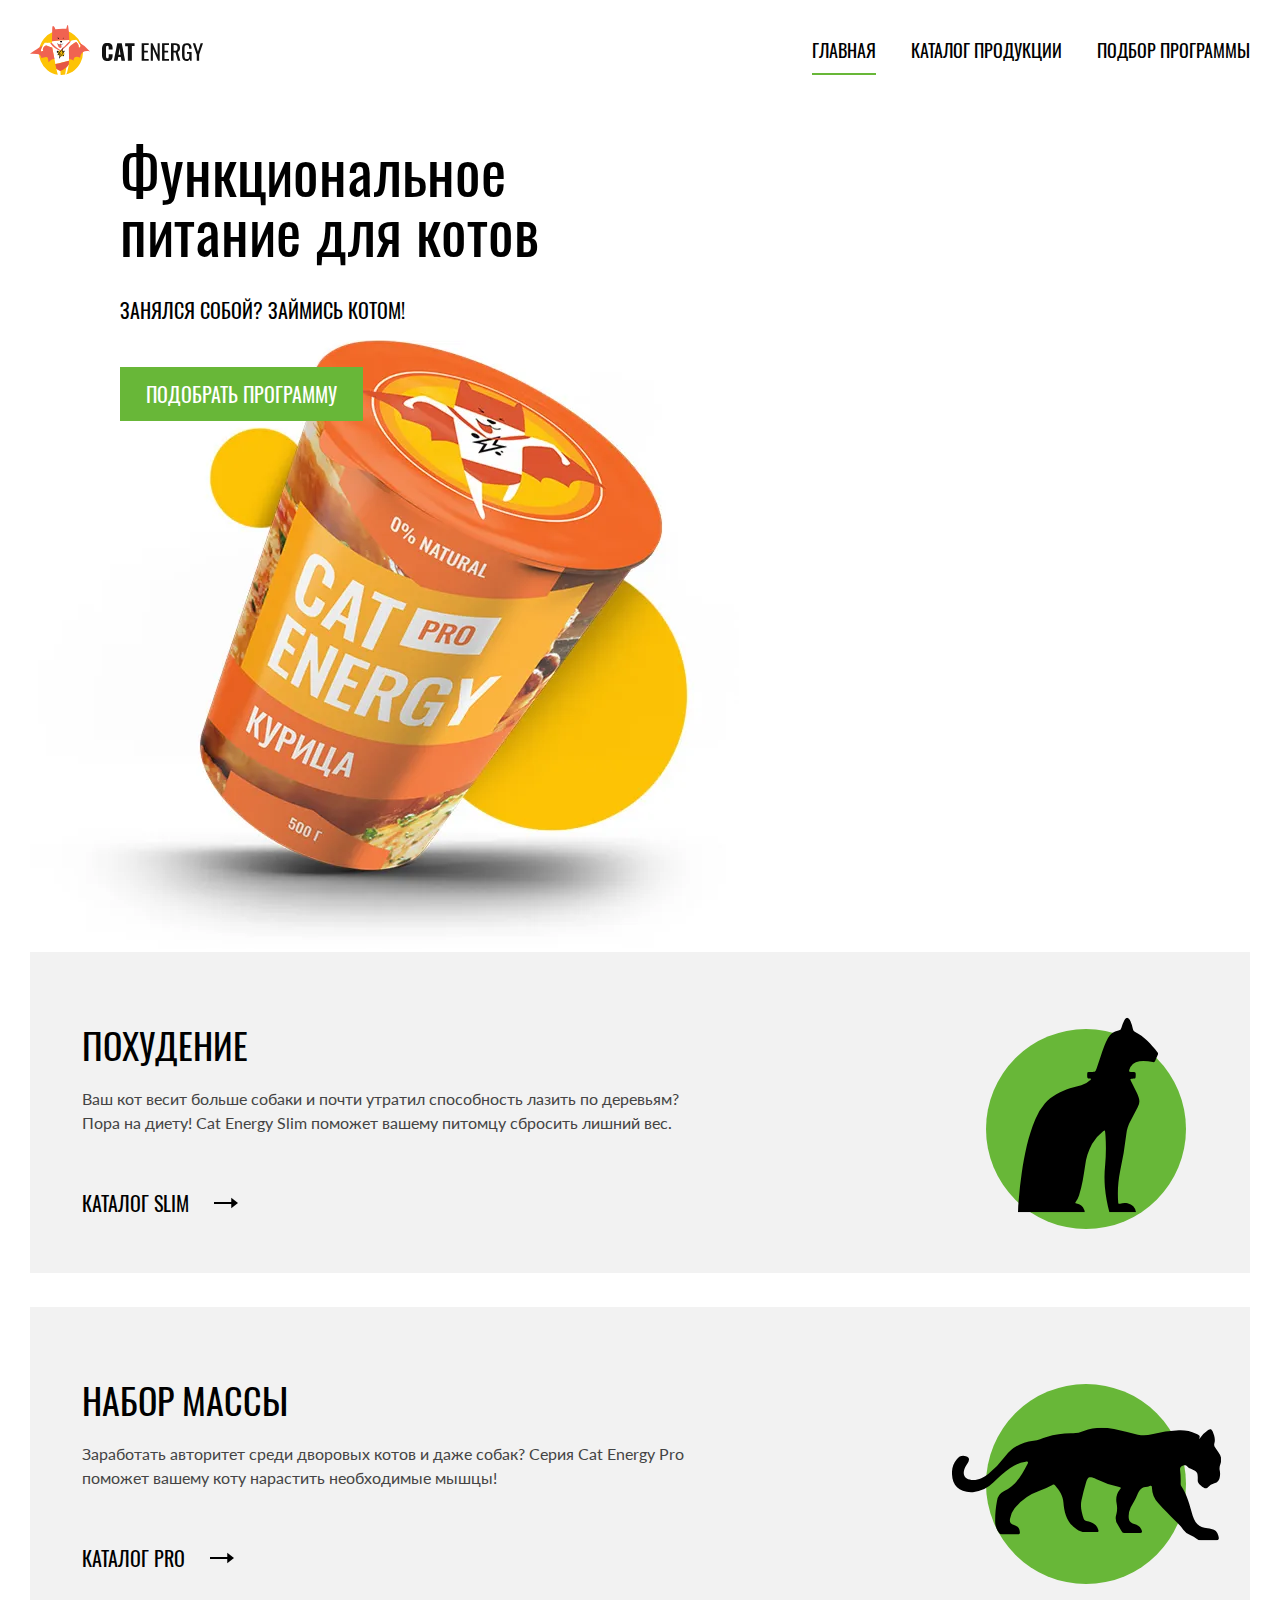
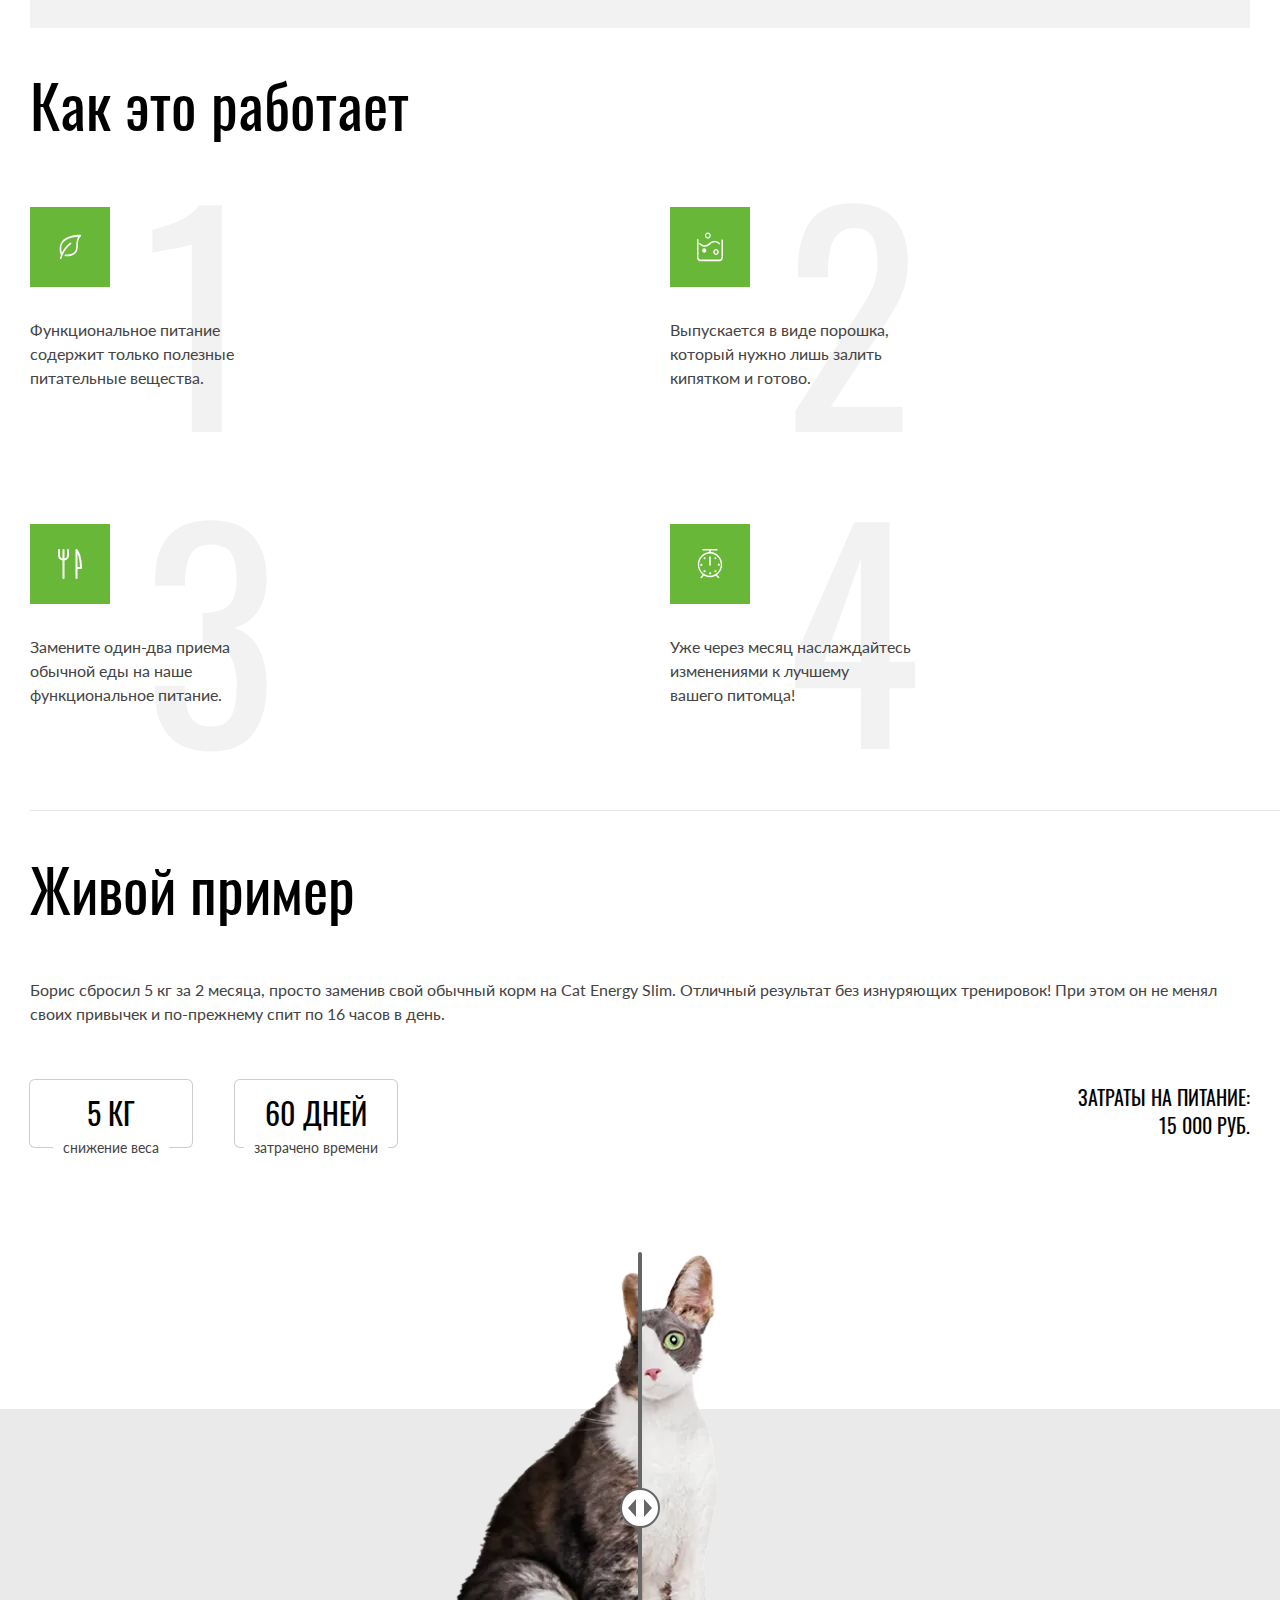
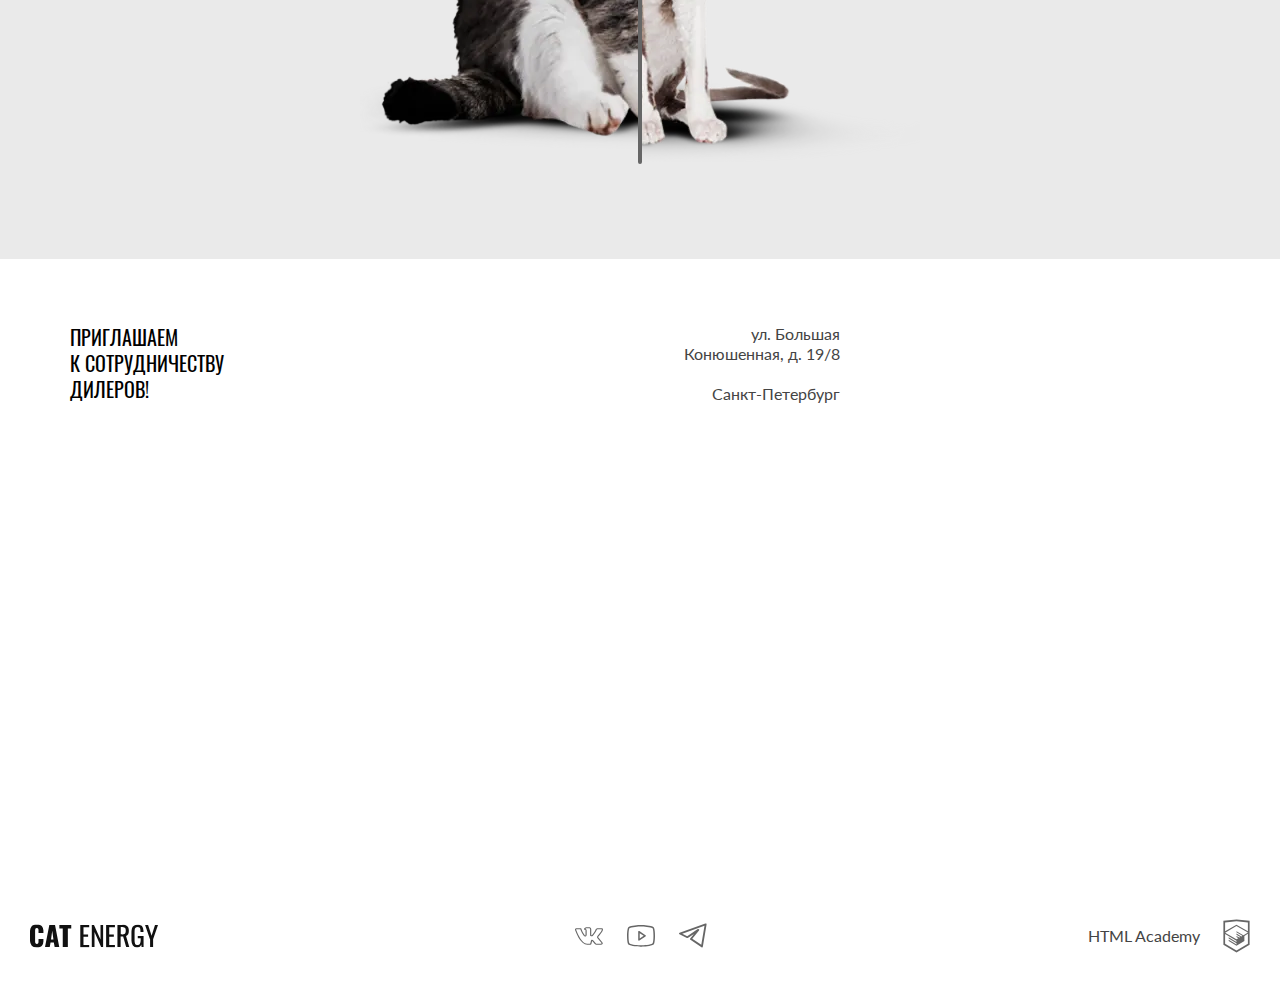
<file: index.html>
<!DOCTYPE html><html class="page" lang="ru"><head><meta charset="UTF-8"><title>Cat Energy</title><meta name="viewport" content="width=device-width,initial-scale=1"><link rel="stylesheet" href="styles/styles.css"><link rel="icon" href="favicon.ico"><link rel="icon" href="favicons/icon.svg" type="image/svg+xml"><link rel="apple-touch-icon" href="favicons/apple.png"><link rel="manifest" href="manifest.webmanifest"><link rel="preload" href="./fonts/lato/Lato-Regular.woff2" as="font" type="font/woff2" crossorigin="anonymous"><link rel="preload" href="./fonts/oswald/oswaldregular.woff2" as="font" type="font/woff2" crossorigin="anonymous"><link rel="preload" as="script" href="scripts/index.js" media="(max-width: 767px)" type="text/javascript"></head><body class="page__body"><!-- Шапка сайта --><header class="main-header" data-test="header"><div class="main-header__wrapper wrapper"><a class="main-header__logo logo-energy" href="index.html" aria-current="page"><picture><source width="70" height="59" type="image/svg+xml" media="(min-width: 1440px)" srcset="images/logo/logo-desk.svg"><source width="60" height="50" type="image/svg+xml" media="(min-width: 768px)" srcset="images/logo/logo-tablet.svg"><img class="main-header__logo-image" src="images/logo/logo-mobile.svg" width="33" height="38" alt="Логотип Cat Energy"></picture><img class="main-header__logo-title" src="images/logo/logo-text.svg" width="101" height="18" alt="Название Cat Energy"></a><nav class="main-header__nav navigation navigation-nojs"><button class="navigation__toggle navigation__toggle--bg" type="button"><span class="visually-hidden">Навигация по сайту</span></button><ul class="navigation__list navigation-nojs-list"><li class="navigation__item navigation__item--current navigation__item--current-catalog"><a href="index.html" aria-current="page">Главная</a></li><li class="navigation__item"><a href="catalog.html">Каталог продукции</a></li><li class="navigation__item"><a href="#">Подбор программы</a></li></ul></nav></div><div class="main-header__hero hero" data-test="hero"><div class="wrapper"><h1 class="hero__title">Функциональное питание для котов</h1><p class="hero__subtitle">Занялся собой? Займись котом!</p><picture><source width="552" height="499" type="image/webp" media="(min-width: 1440px)" srcset="images/nutrition-desktop@1x.webp, images/nutrition-desktop@2x.webp 2x"><source width="709" height="609" type="image/webp" media="(min-width: 768px)" srcset="images/nutrition-tablet@1x.webp, images/nutrition-tablet@2x.webp 2x"><source type="image/webp" srcset="images/nutrition-mobile@1x.webp, images/nutrition-mobile@2x.webp 2x"><source width="552" height="499" type="image/png" media="(min-width: 1440px)" srcset="images/nutrition-desktop@1x.png, images/nutrition-desktop@2x.png 2x"><source width="709" height="609" type="image/png" media="(min-width: 768px)" srcset="images/nutrition-tablet@1x.png, images/nutrition-tablet@2x.png 2x"><img class="hero__image" src="images/nutrition-mobile@1x.png" srcset="images/nutrition-mobile@2x.png 2x" width="280" height="270" alt="Баночка с правильным питанием для котов и кошек."></picture><a class="hero__link button" href="#">Подобрать&nbsp;программу</a></div></div></header><main class="main-container"><!-- Причины --><section class="build wrapper" data-test="programs"><h2 class="visually-hidden">Причины посадить кота на правильное питание</h2><div class="build__program build__program--slim"><h3 class="build__title">Похудение</h3><p class="build__description">Ваш кот весит больше собаки и почти утратил способность лазить по деревьям? Пора на диету! Cat Energy Slim поможет вашему питомцу сбросить лишний вес.</p><a class="build__link" href="#">Каталог Slim</a></div><div class="build__program build__program--pro"><h3 class="build__title">Набор&nbsp;массы</h3><p class="build__description">Заработать авторитет среди дворовых котов и даже собак? Серия Cat Energy Pro поможет вашему коту нарастить необходимые мышцы!</p><a class="build__link" href="#">Каталог Pro</a></div></section><!-- Эффекты --><section class="effect wrapper" data-test="features"><h2 class="effect__title block-title block-title--table">Как это работает</h2><ul class="effect__list"><li class="effect__item effect__item--health"><p class="effect__description">Функциональное питание содержит только полезные питательные вещества.</p></li><li class="effect__item effect__item--water"><p class="effect__description">Выпускается в виде порошка, который нужно лишь залить кипятком и готово.</p></li><li class="effect__item effect__item--food"><p class="effect__description">Замените один-два приема обычной еды на наше функциональное питание.</p></li><li class="effect__item effect__item--time"><p class="effect__description">Уже через месяц наслаждайтесь изменениями к лучшему вашего&nbsp;питомца!</p></li></ul></section><!-- Результаты --><section class="results" data-test="proof"><div class="results__wrapper wrapper"><h2 class="results__title block-title block-title--table">Живой пример</h2><div class="results__info"><p class="results__description">Борис сбросил 5 кг за 2 месяца, просто заменив свой обычный корм на Cat Energy Slim. Отличный результат без изнуряющих тренировок! При этом он не менял своих привычек и по-прежнему спит по 16 часов в день.</p><dl class="results__list results-list"><div class="results-list__item"><dt class="results-list__number">5&nbsp;кг</dt><dd class="results-list__description">снижение веса</dd></div><div class="results-list__item"><dt class="results-list__number">60&nbsp;дней</dt><dd class="results-list__description">затрачено времени</dd></div></dl><div class="results__cost"><span>Затраты на питание:</span> <span>15 000 руб.</span></div></div><div class="results__slider"><picture><source width="560" height="512" type="image/webp" media="(min-width: 768px)" srcset="images/fatty-tablet@1x.webp, images/fatty-tablet@2x.webp 2x"><source type="image/webp" srcset="images/fatty-mobile@1x.webp, images/fatty-mobile@2x.webp 2x"><source width="560" height="512" type="image/png" media="(min-width: 768px)" srcset="images/fatty-tablet@1x.png, images/fatty-tablet@2x.png 2x"><img class="results__slider-image results__slider-image--fat" src="images/fatty-mobile@1x.png" srcset="images/fatty-mobile@2x.png 2x" width="280" height="256" alt="Жирный кот."></picture><div class="results__curtain"><button class="results__curtain-thumb" type="button"><span class="visually-hidden">Ползунок</span></button></div><picture><source width="560" height="512" type="image/webp" media="(min-width: 768px)" srcset="images/slim-tablet@1x.webp, images/slim-tablet@2x.webp 2x"><source type="image/webp" srcset="images/slim-mobile@1x.webp, images/slim-mobile@2x.webp 2x"><source width="560" height="512" type="image/png" media="(min-width: 768px)" srcset="images/slim-tablet@1x.png, images/slim-tablet@2x.png 2x"><img class="results__slider-image results__slider-image--slim" src="images/slim-mobile@1x.png" srcset="images/slim-mobile@2x.png 2x" width="280" height="256" alt="Кот, который питается правильно."></picture></div></div></section><!-- Контакты --><section class="contacts" data-test="contacts"><h2 class="visually-hidden">Наше местоположение</h2><div class="contacts__wrapper wrapper"><div class="contacts__address"><p class="contacts__promo">Приглашаем<br>к сотрудничеству дилеров!</p><div class="contacts__text"><p>ул. Большая<br>Конюшенная, д. 19/8</p><p>Санкт-Петербург</p></div></div></div><div class="contacts__map map"><iframe class="map__iframe" src="https://yandex.ru/map-widget/v1/?um=constructor%3Afae3adf1f07cb8c70770107714b2216535f58e1cba3ab67204f3b5f1541e9e71&amp;source=constructor" width="320" height="362" allowfullscreen loading="lazy" title="Карта с нашим адресом: ул. Большая Конюшенная, д. 19/8"></iframe><div class="map__back"><picture><source width="1440" height="400" type="image/webp" media="(min-width: 1440px)" srcset="images/location-desktop@1x.webp, images/location-desktop@2x.webp 2x"><source width="768" height="400" type="image/webp" media="(min-width: 768px)" srcset="images/location-tablet@1x.webp, images/location-tablet@2x.webp 2x"><source type="image/webp" srcset="images/location@1x.webp, images/location@2x.webp 2x"><source width="1440" height="400" type="image/png" media="(min-width: 1440px)" srcset="images/location-desktop@1x.png, images/location-desktop@2x.png 2x"><source width="768" height="400" type="image/png" media="(min-width: 768px)" srcset="images/location-tablet@1x.png, images/location-tablet@2x.png 2x"><img class="map__image" src="images/location@1x.png" srcset="images/location@2x.png" width="320" height="362" alt="Карта с нашим адресом: ул. Большая Конюшенная, д. 19/8" loading="lazy"></picture></div></div></section></main><!-- Подвал --><footer class="main-footer wrapper" data-test="footer"><a class="main-footer__logo logo-energy" href="index.html" aria-current="page"><img class="main-footer__logo-image" src="images/logo/logo-text.svg" width="128" height="24" alt="Cat Energy."></a><ul class="social"><li class="social__item"><a class="social__link social__link--vk" href="https://vk.com/htmlacademy"><span class="visually-hidden">Перейти на нашу страницу в вконтакте.</span></a></li><li class="social__item"><a class="social__link social__link--youtube" href="https://www.youtube.com/user/htmlacademyru"><span class="visually-hidden">Перейти на нашу страницу в ютубе.</span></a></li><li class="social__item"><a class="social__link social__link--tg" href="https://t.me/htmlacadem"><span class="visually-hidden">Перейти на нашу страницу в Телеграме.</span></a></li></ul><a class="main-footer__html html-logo" href="https://htmlacademy.ru/intensive/adaptive"><span class="html-logo__title">НTML Academy</span><p class="html-logo__image"><span class="visually-hidden">Логотип HTML Academy</span></p></a></footer><script src="scripts/index.js" defer="defer"></script></body></html>
</file>
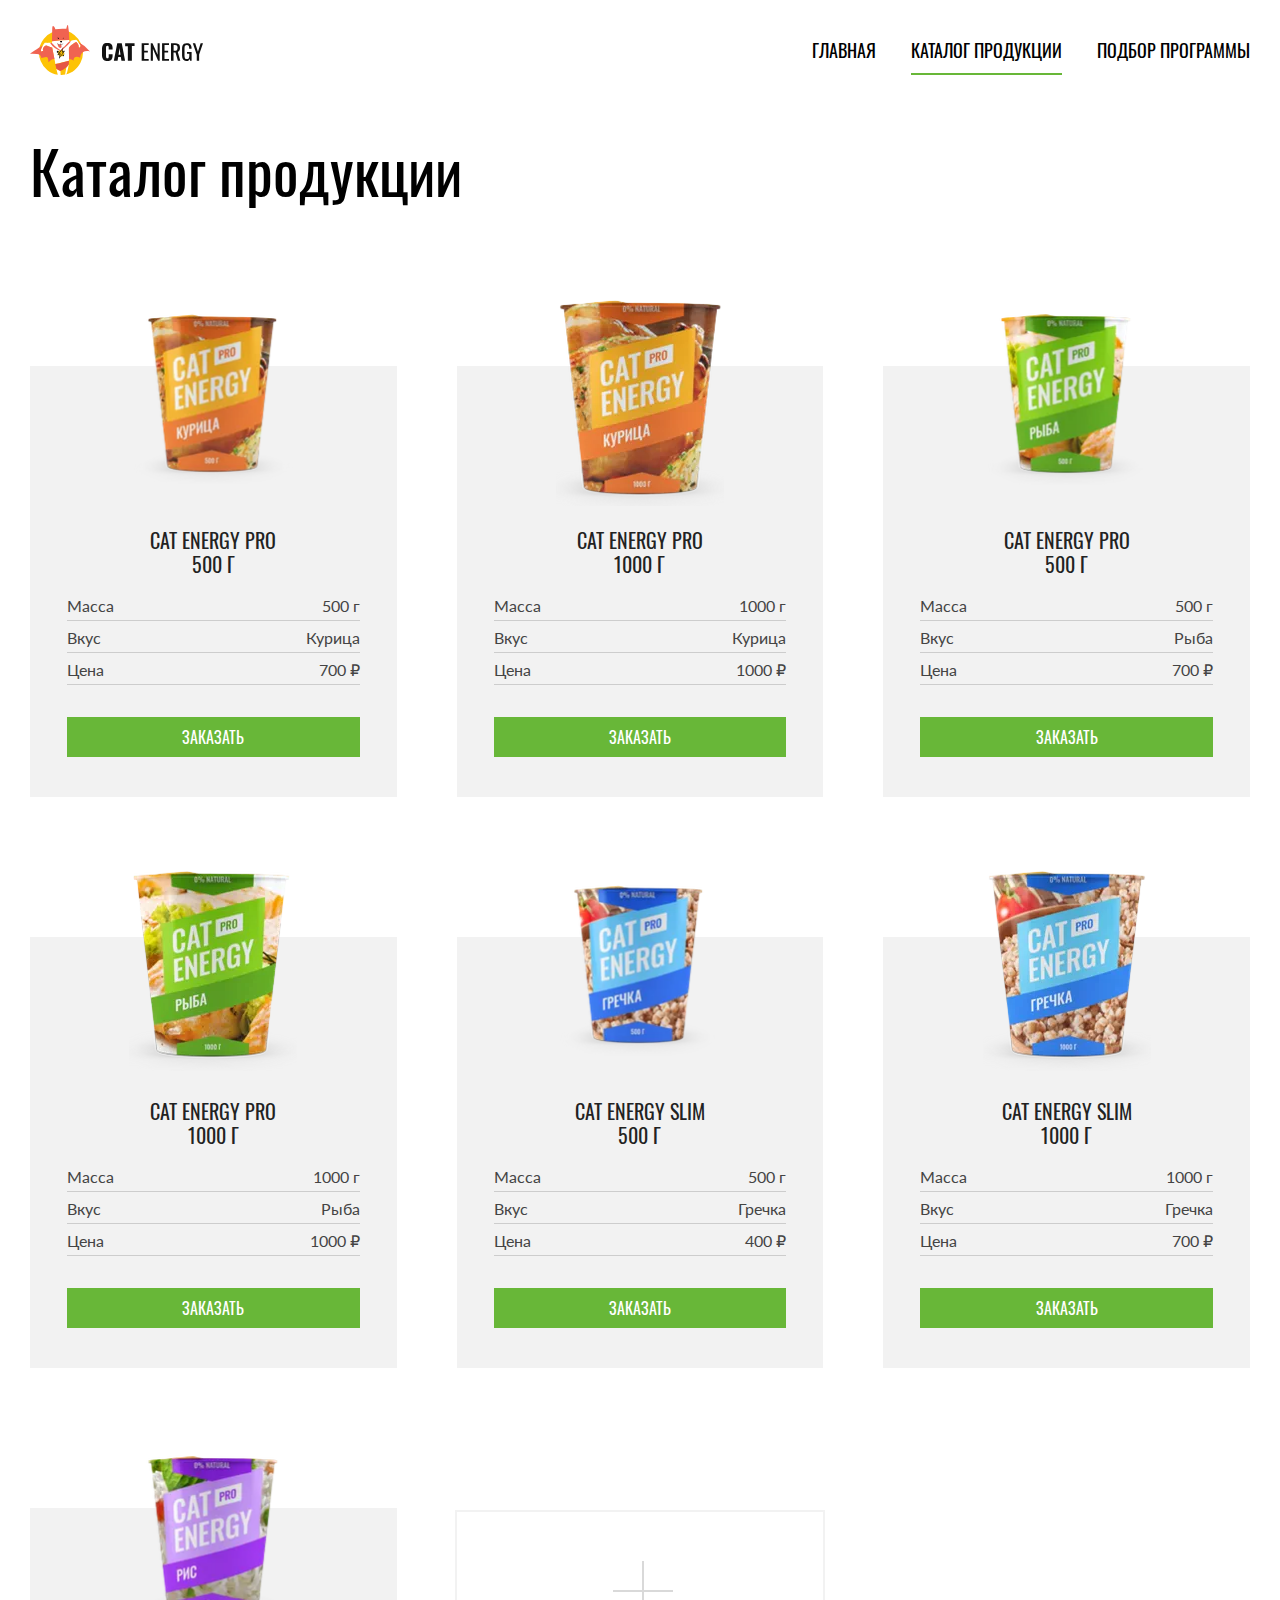
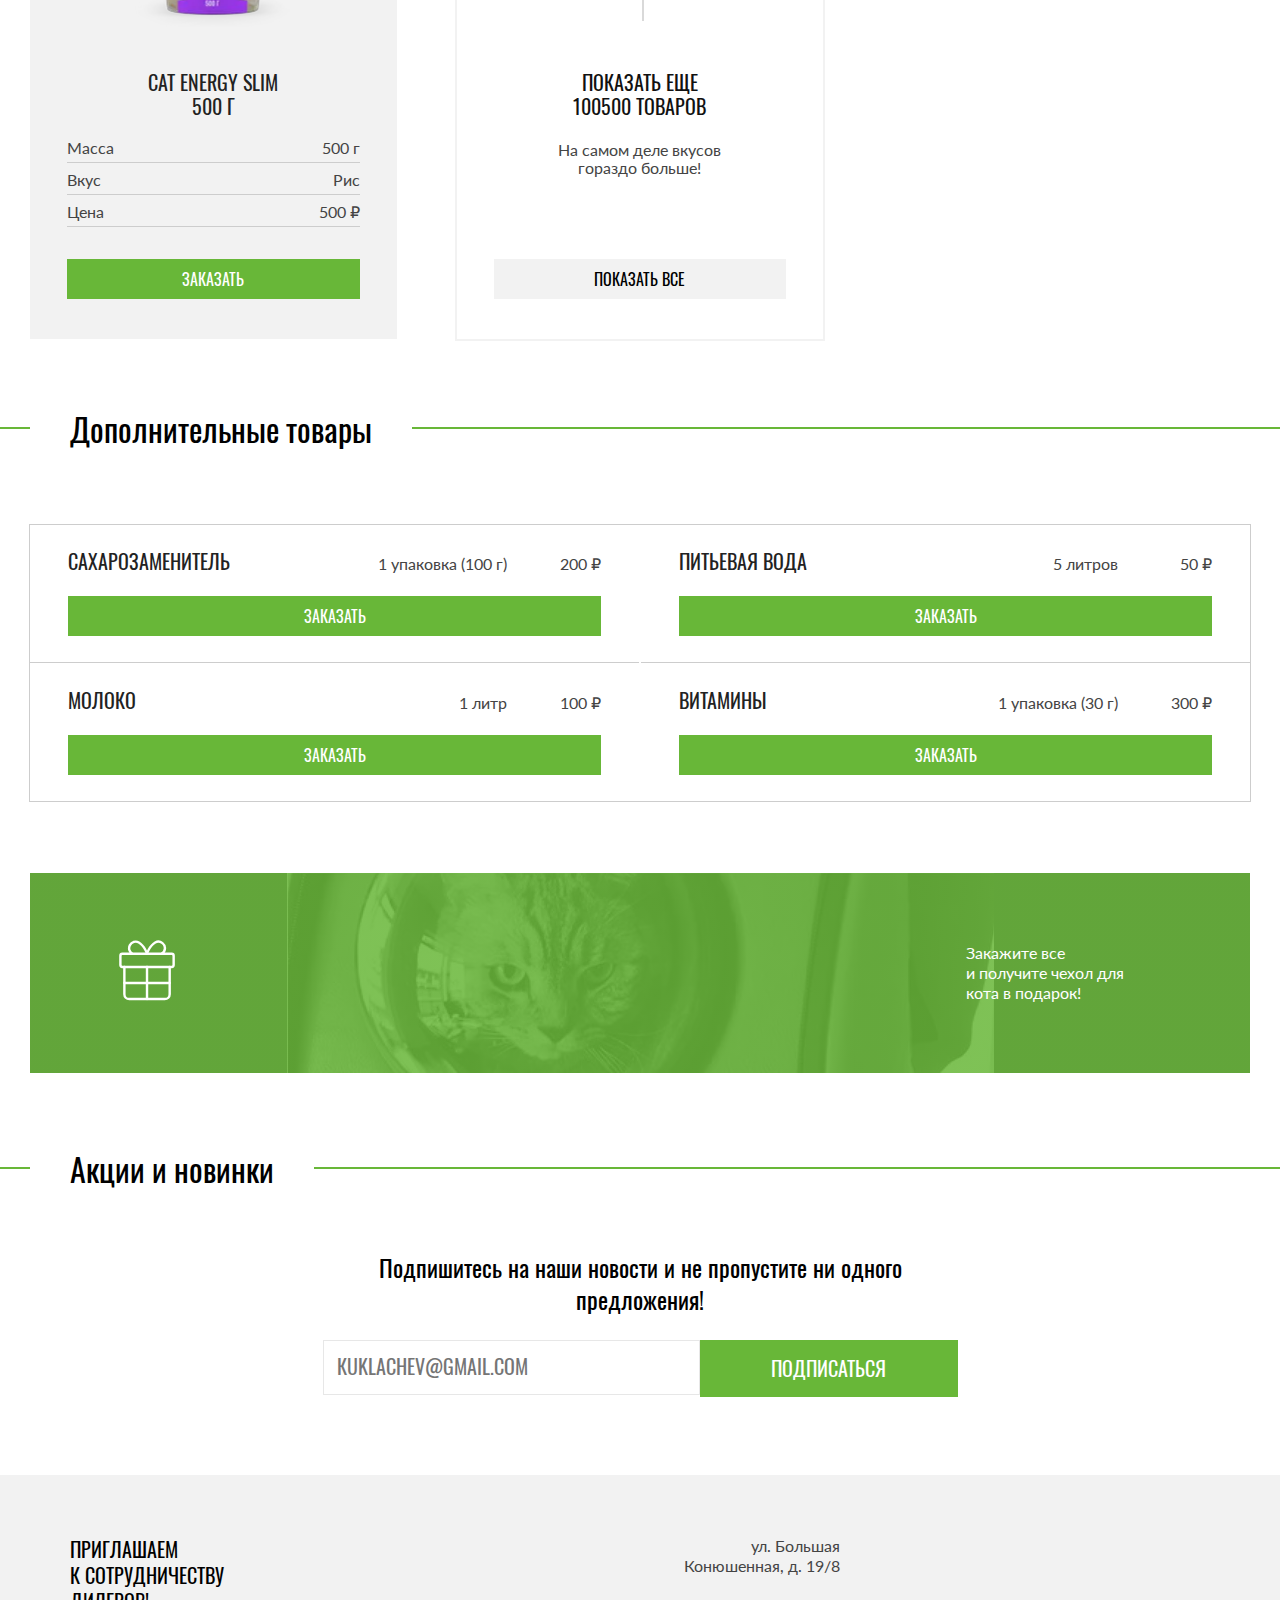
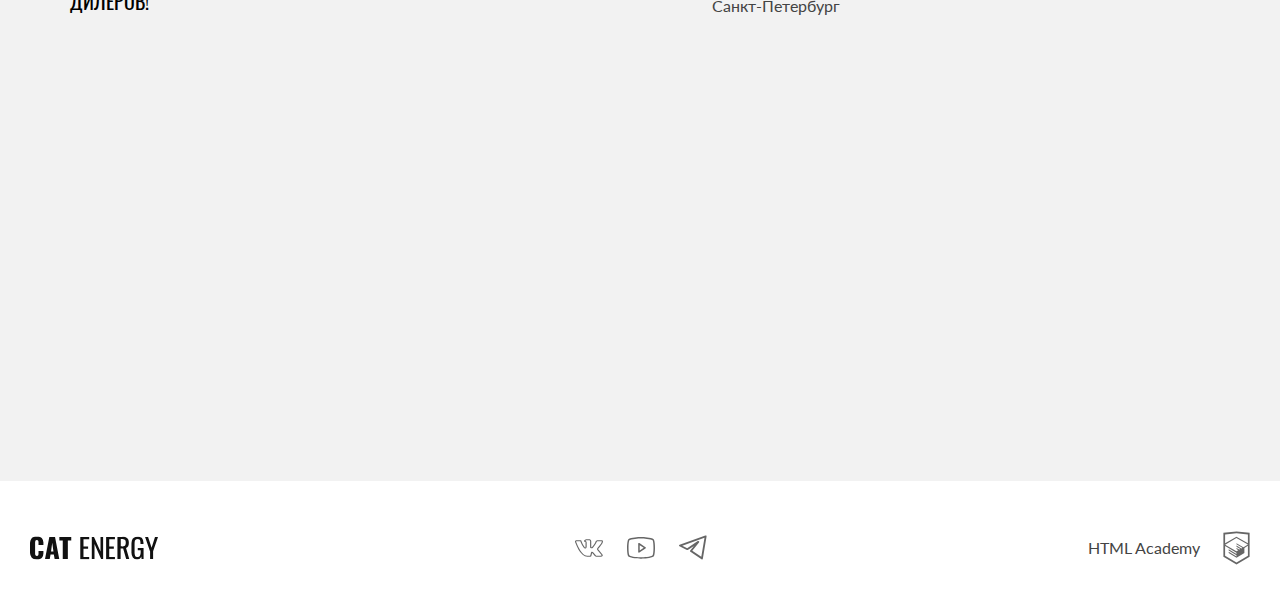
<file: catalog.html>
<!DOCTYPE html><html class="page" lang="ru"><head><meta charset="UTF-8"><title>Cat Energy</title><meta name="viewport" content="width=device-width,initial-scale=1"><link rel="stylesheet" href="styles/styles.css"><link rel="icon" href="favicon.ico"><link rel="icon" href="favicons/icon.svg" type="image/svg+xml"><link rel="apple-touch-icon" href="favicons/apple.png"><link rel="manifest" href="manifest.webmanifest"><link rel="preload" href="./fonts/lato/Lato-Regular.woff2" as="font" type="font/woff2" crossorigin="anonymous"><link rel="preload" href="./fonts/oswald/oswaldregular.woff2" as="font" type="font/woff2" crossorigin="anonymous"><link rel="preload" as="script" href="scripts/index.js" media="(max-width: 767px)" type="text/javascript"></head><body class="page__body container"><!-- Шапка сайта --><header class="main-header main-header--catalog" data-test="header"><div class="main-header__wrapper main-header__wrapper--catalog wrapper"><a class="main-header__logo logo-energy" href="index.html" aria-current="page"><picture><source width="70" height="59" type="image/svg+xml" media="(min-width: 1440px)" srcset="images/logo/logo-desk.svg"><source width="60" height="50" type="image/svg+xml" media="(min-width: 768px)" srcset="images/logo/logo-tablet.svg"><img class="main-header__logo-image" src="images/logo/logo-mobile.svg" width="33" height="38" alt="Логотип Cat Energy"></picture><img class="main-header__logo-title" src="images/logo/logo-text.svg" width="101" height="18" alt="Название Cat Energy"></a><nav class="main-header__nav navigation navigation-nojs"><button class="navigation__toggle navigation__toggle--bg" type="button"><span class="visually-hidden">Навигация по сайту</span></button><ul class="navigation__list navigation-nojs-list"><li class="navigation__item navigation__item--catalog"><a href="index.html" aria-current="page">Главная</a></li><li class="navigation__item navigation__item--catalog navigation__item--current navigation__item--current-catalog"><a href="catalog.html">Каталог продукции</a></li><li class="navigation__item navigation__item--catalog"><a href="#">Подбор программы</a></li></ul></nav></div></header><main class="main-container"><!-- Каталог --><section class="catalog wrapper" data-test="catalog"><h1 class="catalog__title">Каталог продукции</h1><ul class="catalog__list"><li class="catalog__item catalog-card"><div class="catalog-card__block-image"><a class="catalog-card__link" href="#" tabindex="-1"><picture><source width="161" height="172" type="image/webp" media="(min-width: 768px)" srcset="images/catalog/chicken500-tablet@1x.webp, images/catalog/chicken500-tablet@2x.webp 2x"><source type="image/webp" srcset="images/catalog/chiken500-mobile@1x.webp, images/catalog/chiken500-mobile@2x.webp 2x"><source width="161" height="172" type="image/png" media="(min-width: 768px)" srcset="images/catalog/chicken500-tablet@1x.png, images/catalog/chicken500-tablet@2x.png 2x"><img class="catalog-card__image" src="images/catalog/chiken500-mobile@1x.png" srcset="images/catalog/chiken500-mobile@2x.png 2x" width="68" height="86" alt="Cat Energy Pro 500 г. с курицей."></picture></a></div><a class="catalog-card__link" href="#"><h3 class="catalog-card__title">Cat Energy Pro 500&nbsp;г</h3></a><dl class="catalog-card__list"><div class="catalog-card__item"><dt class="catalog-card__key">Масса</dt><dd class="catalog-card__value">500&nbsp;г</dd></div><div class="catalog-card__item"><dt class="catalog-card__key">Вкус</dt><dd class="catalog-card__value">Курица</dd></div><div class="catalog-card__item"><dt class="catalog-card__key">Цена</dt><dd class="catalog-card__value">700&nbsp;₽</dd></div></dl><a class="catalog-card__button button" href="#">Заказать</a></li><li class="catalog__item catalog-card"><div class="catalog-card__block-image"><a class="catalog-card__link" href="#" tabindex="-1"><picture><source width="172" height="196" type="image/webp" media="(min-width: 1440px)" srcset="images/catalog/chicken1000-desktop@1x.webp, images/catalog/chicken1000-desktop@2x.webp 2x"><source width="168" height="206" type="image/webp" media="(min-width: 768px)" srcset="images/catalog/chicken1000-tablet@1x.webp, images/catalog/chicken1000-tablet@2x.webp 2x"><source type="image/webp" srcset="images/catalog/chicken1000-mobile@1x.webp, images/catalog/chicken1000-mobile@2x.webp 2x"><source width="172" height="196" type="image/png" media="(min-width: 1440px)" srcset="images/catalog/chicken1000-desktop@1x.png, images/catalog/chicken1000-desktop@2x.png 2x"><source width="168" height="206" type="image/png" media="(min-width: 768px)" srcset="images/catalog/chicken1000-tablet@1x.png, images/catalog/chicken1000-tablet@2x.png 2x"><img class="catalog-card__image" src="images/catalog/chicken1000-mobile@1x.png" srcset="images/catalog/chicken1000-mobile@2x.png 2x" width="84" height="100" alt="Cat Energy Pro 1000 г. с курицей."></picture></a></div><a class="catalog-card__link" href="#"><h3 class="catalog-card__title">Cat Energy Pro 1000&nbsp;г</h3></a><dl class="catalog-card__list"><div class="catalog-card__item"><dt class="catalog-card__key">Масса</dt><dd class="catalog-card__value">1000&nbsp;г</dd></div><div class="catalog-card__item"><dt class="catalog-card__key">Вкус</dt><dd class="catalog-card__value">Курица</dd></div><div class="catalog-card__item"><dt class="catalog-card__key">Цена</dt><dd class="catalog-card__value">1000&nbsp;₽</dd></div></dl><a class="catalog-card__button button" href="#">Заказать</a></li><li class="catalog__item catalog-card"><div class="catalog-card__block-image"><a class="catalog-card__link" href="#" tabindex="-1"><picture><source width="163" height="174" type="image/webp" media="(min-width: 768px)" srcset="images/catalog/fich500-tablet@1x.webp, images/catalog/fich500-tablet@2x.webp 2x"><source type="image/webp" srcset="images/catalog/fich500-mobile@1x.png, images/catalog/fich500-mobile@2x.png 2x"><source width="163" height="174" type="image/png" media="(min-width: 1440px)" srcset="images/catalog/fich500-desktop@1x.png, images/catalog/fich500-desktop@2x.png 2x"><source width="163" height="174" type="image/png" media="(min-width: 768px)" srcset="images/catalog/fich500-tablet@1x.png, images/catalog/fich500-tablet@2x.png 2x"><img class="catalog-card__image" src="images/catalog/fich500-mobile@1x.png" srcset="images/catalog/fich500-mobile@2x.png 2x" width="68" height="78" alt="Cat Energy Pro 500 г. с рыбой."></picture></a></div><a class="catalog-card__link" href="#"><h3 class="catalog-card__title">Cat Energy Pro 500&nbsp;г</h3></a><dl class="catalog-card__list"><div class="catalog-card__item"><dt class="catalog-card__key">Масса</dt><dd class="catalog-card__value">500&nbsp;г</dd></div><div class="catalog-card__item"><dt class="catalog-card__key">Вкус</dt><dd class="catalog-card__value">Рыба</dd></div><div class="catalog-card__item"><dt class="catalog-card__key">Цена</dt><dd class="catalog-card__value">700&nbsp;₽</dd></div></dl><a class="catalog-card__button button" href="#">Заказать</a></li><li class="catalog__item catalog-card"><div class="catalog-card__block-image"><a class="catalog-card__link" href="#" tabindex="-1"><picture><source width="172" height="196" type="image/webp" media="(min-width: 1440px)" srcset="images/catalog/fich1000-desktop@1x.webp, images/catalog/fich1000-desktop@2x.webp 2x"><source width="168" height="200" type="image/webp" media="(min-width: 768px)" srcset="images/catalog/fich1000-tablet@1x.webp, images/catalog/fich1000-tablet@2x.webp 2x"><source type="image/webp" srcset="images/catalog/fich1000-mobile@1x.webp, images/catalog/fich1000-mobile@2x.webp 2x"><source width="172" height="196" type="image/png" media="(min-width: 1440px)" srcset="images/catalog/fich1000-desktop@1x.png, images/catalog/fich1000-desktop@2x.png 2x"><source width="168" height="200" type="image/png" media="(min-width: 768px)" srcset="images/catalog/fich1000-tablet@1x.png, images/catalog/fich1000-tablet@2x.png 2x"><img class="catalog-card__image" src="images/catalog/fich1000-mobile@1x.png" srcset="images/catalog/fich1000-mobile@2x.png 2x" width="84" height="100" alt="Cat Energy Pro 1000 г. с рыбой."></picture></a></div><a class="catalog-card__link" href="#"><h3 class="catalog-card__title">Cat Energy Pro 1000&nbsp;г</h3></a><dl class="catalog-card__list"><div class="catalog-card__item"><dt class="catalog-card__key">Масса</dt><dd class="catalog-card__value">1000&nbsp;г</dd></div><div class="catalog-card__item"><dt class="catalog-card__key">Вкус</dt><dd class="catalog-card__value">Рыба</dd></div><div class="catalog-card__item"><dt class="catalog-card__key">Цена</dt><dd class="catalog-card__value">1000&nbsp;₽</dd></div></dl><a class="catalog-card__button button" href="#">Заказать</a></li><li class="catalog__item catalog-card"><div class="catalog-card__block-image"><a class="catalog-card__link" href="#" tabindex="-1"><picture><source width="161" height="171" type="image/webp" media="(min-width: 768px)" srcset="images/catalog/buckwheat500-tablet@1x.webp, images/catalog/buckwheat500-tablet@2x.webp 2x"><source type="image/webp" srcset="images/catalog/buckwheat500-mobile@1x.webp, images/catalog/buckwheat500-mobile@2x.webp 2x"><source width="161" height="171" type="image/png" media="(min-width: 768px)" srcset="images/catalog/buckwheat500-tablet@1x.png, images/catalog/buckwheat500-tablet@2x.png 2x"><img class="catalog-card__image" src="images/catalog/buckwheat500-mobile@1x.png" srcset="images/catalog/buckwheat500-mobile@2x.png 2x" width="68" height="78" alt="Cat Energy Slim 500 г. с гречкой."></picture></a></div><a class="catalog-card__link" href="#"><h3 class="catalog-card__title">Cat Energy Slim 500&nbsp;г</h3></a><dl class="catalog-card__list"><div class="catalog-card__item"><dt class="catalog-card__key">Масса</dt><dd class="catalog-card__value">500&nbsp;г</dd></div><div class="catalog-card__item"><dt class="catalog-card__key">Вкус</dt><dd class="catalog-card__value">Гречка</dd></div><div class="catalog-card__item"><dt class="catalog-card__key">Цена</dt><dd class="catalog-card__value">400&nbsp;₽</dd></div></dl><a class="catalog-card__button button" href="#">Заказать</a></li><li class="catalog__item catalog-card"><div class="catalog-card__block-image"><a class="catalog-card__link" href="#" tabindex="-1"><picture><source width="172" height="196" type="image/webp" media="(min-width: 1440px)" srcset="images/catalog/buckwheat1000-desktop@1x.webp, images/catalog/buckwheat1000-desktop@2x.webp 2x"><source width="168" height="200" type="image/webp" media="(min-width: 768px)" srcset="images/catalog/buckwheat1000-tablet@1x.webp, images/catalog/buckwheat1000-tablet@2x.webp 2x"><source type="image/webp" srcset="images/catalog/buckwheat1000-mobile@1x.png 1x,images/catalog/buckwheat1000-mobile@2x.png 2x"><source width="172" height="196" type="image/png" media="(min-width: 1440px)" srcset="images/catalog/buckwheat1000-desktop@1x.png, images/catalog/buckwheat1000-desktop@2x.png 2x"><source width="168" height="200" type="image/png" media="(min-width: 768px)" srcset="images/catalog/buckwheat1000-tablet@1x.png, images/catalog/buckwheat1000-tablet@2x.png 2x"><img class="catalog-card__image" src="images/catalog/buckwheat1000-mobile@1x.png" srcset="images/catalog/buckwheat1000-mobile@2x.png 2x" width="84" height="100" alt="Cat Energy Slim 1000 г. с гречкой"></picture></a></div><a class="catalog-card__link" href="#"><h3 class="catalog-card__title">Cat Energy Slim 1000&nbsp;г</h3></a><dl class="catalog-card__list"><div class="catalog-card__item"><dt class="catalog-card__key">Масса</dt><dd class="catalog-card__value">1000&nbsp;г</dd></div><div class="catalog-card__item"><dt class="catalog-card__key">Вкус</dt><dd class="catalog-card__value">Гречка</dd></div><div class="catalog-card__item"><dt class="catalog-card__key">Цена</dt><dd class="catalog-card__value">700&nbsp;₽</dd></div></dl><a class="catalog-card__button button" href="#">Заказать</a></li><li class="catalog__item catalog-card"><div class="catalog-card__block-image"><a class="catalog-card__link" href="#" tabindex="-1"><picture><source width="163" height="174" type="image/webp" media="(min-width: 768px)" srcset="images/catalog/rice500-tablet@1x.webp, images/catalog/rice500-tablet@2x.webp 2x"><source type="image/webp" srcset="images/catalog/rice500-mobile@1x.png, images/catalog/rice500-mobile@2x.png 2x"><source width="163" height="174" type="image/png" media="(min-width: 1440px)" srcset="images/catalog/riсe500-desktop@1x.png, images/catalog/riсe500-desktop@2x.png 2x"><source width="163" height="174" type="image/png" media="(min-width: 768px)" srcset="images/catalog/rice500-tablet@1x.png, images/catalog/rice500-tablet@2x.png 2x"><img class="catalog-card__image" src="images/catalog/rice500-mobile@1x.png" srcset="images/catalog/rice500-mobile@2x.png 2x" width="72" height="84" alt="Cat Energy Slim 500 г. с рисом"></picture></a></div><a class="catalog-card__link" href="#"><h3 class="catalog-card__title">Cat Energy Slim 500&nbsp;г</h3></a><dl class="catalog-card__list"><div class="catalog-card__item"><dt class="catalog-card__key">Масса</dt><dd class="catalog-card__value">500&nbsp;г</dd></div><div class="catalog-card__item"><dt class="catalog-card__key">Вкус</dt><dd class="catalog-card__value">Рис</dd></div><div class="catalog-card__item"><dt class="catalog-card__key">Цена</dt><dd class="catalog-card__value">500&nbsp;₽</dd></div></dl><a class="catalog-card__button button" href="#">Заказать</a></li><li class="catalog__item catalog-card catalog-card--extra"><h3 class="catalog-card__title catalog-card__title--extra">Показать еще 100500 товаров</h3><p class="catalog-card__description">На самом деле вкусов гораздо больше!</p><button class="catalog-card__button catalog-card__button--extra button" type="button">Показать все</button></li></ul></section><!-- Дополнительные товары --><section class="extra wrapper" data-test="additional"><h2 class="extra__title catalog-block">Дополнительные товары</h2><ul class="extra__list"><li class="extra__item extra-item"><h3 class="extra-item__title">Сахарозаменитель</h3><dl class="extra-item__list"><dt class="extra-item__key visually-hidden">Объем</dt><dd class="extra-item__value extra-item__value--weight">1 упаковка (100&nbsp;г)</dd><dt class="extra-item__key visually-hidden">Цена</dt><dd class="extra-item__value extra-item__value--price">200&nbsp;₽</dd></dl><a class="extra-item__button button" href="#">Заказать</a></li><li class="extra__item extra-item"><h3 class="extra-item__title">Питьевая вода</h3><dl class="extra-item__list"><dt class="extra-item__key visually-hidden">Объем</dt><dd class="extra-item__value extra-item__value--weight">5&nbsp;литров</dd><dt class="extra-item__key visually-hidden">Цена</dt><dd class="extra-item__value extra-item__value--price">50&nbsp;₽</dd></dl><a class="extra-item__button button" href="#">Заказать</a></li><li class="extra__item extra-item"><h3 class="extra-item__title">Молоко</h3><dl class="extra-item__list"><dt class="extra-item__key visually-hidden">Объем</dt><dd class="extra-item__value extra-item__value--weight">1&nbsp;литр</dd><dt class="extra-item__key visually-hidden">Цена</dt><dd class="extra-item__value extra-item__value--price">100&nbsp;₽</dd></dl><a class="extra-item__button button" href="#">Заказать</a></li><li class="extra__item extra-item"><h3 class="extra-item__title">Витамины</h3><dl class="extra-item__list"><dt class="extra-item__key visually-hidden">Объем</dt><dd class="extra-item__value extra-item__value--weight">1 упаковка (30&nbsp;г)</dd><dt class="extra-item__key visually-hidden">Цена</dt><dd class="extra-item__value extra-item__value--price">300&nbsp;₽</dd></dl><a class="extra-item__button button" href="#">Заказать</a></li></ul><div class="extra__present present"><p class="present__title">Закажите все<br>и получите чехол для<br>кота в подарок!</p></div></section><!-- Подписка --><section class="subscribe wrapper"><h2 class="subscribe__title catalog-block">Акции и новинки</h2><p class="subscribe__description">Подпишитесь на наши новости и не пропустите ни одного предложения!</p><form class="subscribe__form form" action="https://echo.htmlacademy.ru/" method="post"><label class="visually-hidden" for="email-id">Укажите ваш email</label> <input class="form__field" type="email" name="email" id="email-id" placeholder="кuklachev@gmail.com"> <button class="form__button button" type="submit">Подписаться</button></form></section><!-- Контакты --><section class="contacts contacts-catalog" data-test="contacts"><h2 class="visually-hidden">Наше местоположение</h2><div class="contacts__wrapper wrapper"><div class="contacts__address"><p class="contacts__promo">Приглашаем<br>к сотрудничеству дилеров!</p><div class="contacts__text"><p>ул. Большая<br>Конюшенная, д. 19/8</p><p>Санкт-Петербург</p></div></div></div><div class="contacts__map map"><iframe class="map__iframe" src="https://yandex.ru/map-widget/v1/?um=constructor%3Afae3adf1f07cb8c70770107714b2216535f58e1cba3ab67204f3b5f1541e9e71&amp;source=constructor" width="320" height="362" allowfullscreen loading="lazy" title="Карта с нашим адресом: ул. Большая Конюшенная, д. 19/8"></iframe><div class="map__back"><picture><source width="1440" height="400" type="image/webp" media="(min-width: 1440px)" srcset="images/location-desktop@1x.webp, images/location-desktop@2x.webp 2x"><source width="768" height="400" type="image/webp" media="(min-width: 768px)" srcset="images/location-tablet@1x.webp, images/location-tablet@2x.webp 2x"><source type="image/webp" srcset="images/location@1x.webp, images/location@2x.webp 2x"><source width="1440" height="400" type="image/png" media="(min-width: 1440px)" srcset="images/location-desktop@1x.png, images/location-desktop@2x.png 2x"><source width="768" height="400" type="image/png" media="(min-width: 768px)" srcset="images/location-tablet@1x.png, images/location-tablet@2x.png 2x"><img class="map__image" src="images/location@1x.png" width="320" height="362" alt="Карта с нашим адресом: ул. Большая Конюшенная, д. 19/8" loading="lazy"></picture></div></div></section></main><!-- Подвал --><footer class="main-footer wrapper" data-test="footer"><a class="main-footer__logo logo-energy" href="index.html" aria-current="page"><img class="main-footer__logo-image" src="images/logo/logo-text.svg" width="128" height="24" alt="Cat Energy."></a><ul class="social"><li class="social__item"><a class="social__link social__link--vk" href="https://vk.com/htmlacademy"><span class="visually-hidden">Перейти на нашу страницу в вконтакте.</span></a></li><li class="social__item"><a class="social__link social__link--youtube" href="https://www.youtube.com/user/htmlacademyru"><span class="visually-hidden">Перейти на нашу страницу в ютубе.</span></a></li><li class="social__item"><a class="social__link social__link--tg" href="https://t.me/htmlacadem"><span class="visually-hidden">Перейти на нашу страницу в Телеграме.</span></a></li></ul><a class="main-footer__html html-logo" href="https://htmlacademy.ru/intensive/adaptive"><span class="html-logo__title">НTML Academy</span><p class="html-logo__image"><span class="visually-hidden">Логотип HTML Academy</span></p></a></footer><script src="scripts/index.js" defer="defer"></script></body></html>
</file>
<file: styles/styles.css>
@font-face{font-family:Lato;font-weight:400;font-style:normal;src:url(../fonts/lato/Lato-Regular.woff2)format("woff2");font-display:swap}@font-face{font-family:Oswald;font-weight:400;font-style:normal;src:url(../fonts/oswald/oswaldregular.woff2)format("woff2");font-display:swap}:root{--font-basic:"Lato","Arial",sans-serif;--font-secondary:"Oswald","Lato","Arial",sans-serif;--text-basic-color:#444;--text-dark-color:#222;--text-darker-color:#111;--text-secondary-color:#000;--text-light-color:#fff;--background-color:#68b738d9;--button-basic:#68b738;--button-basic-hover:#5eaa2f;--button-basic-active:#ffffff4d;--button-secondary:#f2f2f2;--button-secondary-hover:#ebebeb;--arrow:#000;--current-basic:#68b738;--current-secondary:#fff;--back-basic:#fff;--back-color:#68b738;--back-secondary:#f2f2f2;--back-grey:#eaeaea;--border:#e6e6e6;--border-secondary:#d9d9d9;--border-special:#cdcdcd;--border-input:#e7e7e7;--curtain:#666;--curtain-hover:#68b738;--curtain-active:#5eaa2f99;--social:#666;--social-hover:#68b738;--input--error:#ff8282;--light-color:#fff;--cat-back:#414146;--cat-gradient:#68b738}body{box-sizing:border-box;font-family:var(--font-basic,--font-secondary);color:var(--text-basic-color,inherit);flex-direction:column;height:100%;margin:0;font-size:14px;font-style:normal;font-weight:400;line-height:1.29;display:flex}.wrapper{box-sizing:border-box;width:100%;margin:auto;padding:0 20px}@media (width>=768px){.wrapper{padding:0 30px}}@media (width>=1440px){.wrapper{max-width:1600px;padding:0 110px}}.button{font-family:var(--font-secondary,inherit);text-transform:uppercase;background-color:var(--button-basic,#68b738);color:var(--text-light-color,inherit);box-sizing:border-box;border:none;padding:10px;font-size:16px;line-height:1.25}.button:hover{background-color:var(--button-basic-hover,#5eaa2f)}.button:active{color:var(--button-basic-active,#5eaa2f)}.visually-hidden{clip:rect(0 0 0 0);border:0;width:1px;height:1px;margin:-1px;padding:0;position:absolute;overflow:hidden}.block-title{font-family:var(--font-secondary,inherit);color:var(--text-secondary-color,inherit);margin:0 0 40px;font-size:36px;font-weight:400;line-height:1.11}@media (width>=768px){.block-title{margin-bottom:60px;font-size:60px;line-height:1}}.catalog-block{font-family:var(--font-secondary,inherit);background-color:var(--text-light-color,#fff);color:var(--text-secondary-color,inherit);box-shadow:-40px 0 0 0 var(--current-secondary,#fff),40px 0 0 0 var(--current-secondary,#fff);width:-moz-fit-content;width:fit-content;margin:0;font-size:24px;font-weight:400;line-height:1;position:relative}@media (width>=768px){.catalog-block{margin-left:40px;font-size:32px}}@media (width>=1440px){.catalog-block{margin-left:0;font-size:40px}}.catalog-block:before{content:"";background:var(--current-basic,#68b738);box-shadow:100vw 0 0 0 var(--current-basic,#68b738);z-index:-1;width:100vw;height:2px;position:absolute;top:10px;right:0}@media (width>=768px){.catalog-block:before{top:14px}}@media (width>=1440px){.catalog-block:before{top:18px}}.page{height:100%}.main-header{width:100%;margin-bottom:20px;display:grid}@media (width>=768px){.main-header{margin-bottom:0}}@media (width>=1440px){.main-header{width:100%;position:relative}}.main-header:before{content:"";z-index:-1;width:50%;height:85%;position:absolute;left:0}@media (width>=1440px){.main-header:before{background-color:var(--cat-back,#414146);background-image:linear-gradient(var(--background-color,#68b738d9)100%,var(--cat-gradient,#68b738)),image-set(url(../images/cat-hero-desktop@1x.webp) type("image/webp")1dppx,url(../images/cat-hero-desktop@2x.webp) type("image/webp")2dppx,url(../images/cat-hero-desktop@1x.jpg) type("image/jpg")1dppx,url(../images/cat-hero-desktop@2x.jpg) type("image/jpg")2dppx);background-position:0;background-repeat:no-repeat;width:50%;height:100%;left:auto;right:0}}.main-header--catalog{margin-bottom:0}@media (width>=1440px){.main-header--catalog{background-image:none;background-color:var(--back-basic,#fff)}}.main-header__wrapper{flex-wrap:wrap;justify-content:space-between;align-items:center;margin:0 auto 10px;padding-top:13px;display:flex}@media (width>=768px){.main-header__wrapper{flex-wrap:nowrap;align-items:start;column-gap:20px;margin-bottom:47px;padding-top:25px}}@media (width>=1440px){.main-header__wrapper{column-gap:33%;margin-bottom:95px;padding-top:55px}.main-header__wrapper--catalog{align-items:start;margin-bottom:57px}}.main-header__logo{display:contents}@media (width>=768px){.main-header__logo{align-items:center;gap:13px;display:flex}}@media (width>=1440px){.main-header__logo-image{width:70px;height:auto}.main-header__logo-title{width:118px;height:auto}}.logo-energy{text-align:center;align-items:center;column-gap:55px;display:flex}@media (width>=768px){.logo-energy{column-gap:12px}}@media (width>=1440px){.logo-energy:hover{opacity:.8}.logo-energy:active{opacity:.6}}.navigation__toggle{background-color:var(--back-basic,#fff);cursor:pointer;border:none;width:25px;height:40px;padding:0;position:relative}@media (width>=768px){.navigation__toggle{display:none}}.navigation__toggle:before,.navigation__toggle:after{content:"";background-color:var(--text-secondary-color,#000);width:24px;height:2px;margin-top:16px;position:absolute;left:0}.navigation__toggle:before{top:-8px;box-shadow:0 8px}.navigation__toggle:after{top:8px}.navigation__toggle.navigation__toggle--open{background-color:#0000}.navigation__toggle.navigation__toggle--open:before{box-shadow:none;top:0;transform:rotate(45deg)}.navigation__toggle.navigation__toggle--open:after{top:0;transform:rotate(-45deg)}.navigation__toggle--bg,.navigation__list{display:none}@media (width>=768px){.navigation__list{font-family:var(--font-secondary,inherit);flex-wrap:wrap;gap:10px 35px;width:100%;margin-top:14px;font-size:18px;line-height:1.33;list-style-type:none;display:flex}}.navigation__list--open{font-family:var(--font-secondary,inherit);text-align:center;background-color:var(--text-light-color,#fff);z-index:1;flex-direction:column;width:100%;margin-top:10px;padding:0;font-size:20px;line-height:1;list-style-type:none;display:flex;position:absolute;left:0}@media (width>=768px){.navigation__list--open{position:static}}.navigation__item{border-bottom:1px solid var(--border,#e6e6e6);padding:22px 0}@media (width>=768px){.navigation__item{border:none;padding:0}}.navigation__item:first-child{border-top:1px solid var(--border,#e6e6e6)}@media (width>=768px){.navigation__item:first-child{border:none}}.navigation__item a{text-transform:uppercase;color:var(--text-secondary-color,inherit);text-decoration:none}@media (width>=1440px){.navigation__item a{color:var(--text-light-color,#fff);font-size:20px;line-height:1.5}}.navigation__item--catalog a{color:var(--text-secondary-color,#000)}.navigation__item:hover{opacity:.6}.navigation__item:active{opacity:.3}@media (width>=768px){.navigation__item--current a:after{content:"";border-bottom:2px solid var(--current-basic,#68b738);width:100%;margin:10px auto 0;display:block}}@media (width>=1440px){.navigation__item--current a:after{border-bottom:2px solid var(--current-secondary,#fff)}.navigation__item--current-catalog{border-bottom:2px solid var(--current-basic,#68b738)}}.navigation-nojs,.navigation-nojs-list{font-family:var(--font-secondary,inherit);text-align:center;background-color:var(--text-light-color,#fff);z-index:1;flex-direction:column;margin-top:5px;margin-bottom:-10px;padding:0;font-size:20px;line-height:1;list-style-type:none;display:flex;position:relative;left:0}@media (width>=768px){.navigation-nojs,.navigation-nojs-list{flex-direction:row;gap:36px;margin-top:7px;font-size:18px;line-height:1.33}}@media (width>=1440px){.navigation-nojs,.navigation-nojs-list{background-color:#0000}}.navigation-nojs-list{width:100vw;margin-left:-20px}@media (width>=768px){.navigation-nojs-list{width:100%;margin-bottom:28px;margin-left:0}}.main-container{flex-grow:1}.hero{text-align:center;font-family:var(--font-secondary,inherit);color:var(--text-light-color,inherit);position:relative}@media (width>=768px){.hero{text-align:start;color:var(--text-secondary-color,#000);min-width:415px;margin-left:90px}}@media (width>=1440px){.hero{text-align:center;margin-left:80px}}.hero:before{content:"";z-index:-1;background-color:var(--cat-back,#414146);background-image:linear-gradient(var(--background-color,#68b738d9)100%,var(--cat-gradient,#68b738)),url(../images/cat-hero-mobile@1x.jpg);background-position:top;background-repeat:no-repeat;background-size:contain;width:100%;height:63%;position:absolute;left:0}@media (resolution>=2dppx){.hero:before{background-image:linear-gradient(var(--background-color,#68b738d9)100%,var(--cat-gradient,#68b738)),url(../images/cat-hero-mobile@2x.jpg)}}@media (width>=768px){.hero:before{background:0 0}.hero__wrapper{margin-left:120px}}.hero__title{text-align:center;max-width:420px;margin:0 auto 25px;padding-top:27px;font-size:36px;font-weight:400;line-height:1}@media (width>=768px){.hero__title{text-align:start;margin:0 0 40px;padding:0;font-size:60px;line-height:1}}.hero__subtitle{text-transform:uppercase;text-align:center;margin:0 0 29px;font-size:14px;line-height:1}@media (width>=768px){.hero__subtitle{text-align:start;margin-bottom:20px;font-size:20px;line-height:1}}@media (width>=1440px){.hero__subtitle{margin-bottom:50px}}@media (width>=768px){.hero__image{margin-left:-90px}}@media (width>=1440px){.hero__image{margin:0 auto;position:absolute;top:-81px;left:143px;right:0}}.hero__link{max-width:350px;margin:0 auto;text-decoration:none;display:block}@media (width>=768px){.hero__link{margin:0;padding:14px 26px;font-size:20px;line-height:1.3;position:absolute;top:28%}}@media (width>=1440px){.hero__link{max-width:244px;margin-bottom:185px;position:static;top:33%}}.build{display:grid}@media (width>=768px){.build{margin-bottom:46px}}@media (width>=1440px){.build{grid-template-columns:1fr 1fr;gap:80px;margin-top:82px;margin-bottom:70px;display:grid}}.build__program{background-color:var(--back-secondary,#f2f2f2);align-items:center;margin-bottom:20px;padding:30px 30px 22px 20px;display:grid;position:relative}@media (width>=768px){.build__program{align-items:start;margin:0;padding:41px 61px 55px 52px}}@media (width>=1440px){.build__program{grid-template-rows:max-content;padding-bottom:58px}}.build__program--slim{margin-bottom:20px}@media (width>=768px){.build__program--slim{margin-bottom:34px}}@media (width>=1440px){.build__program--slim{margin-bottom:0}}.build__program:before,.build__program:after{content:"";justify-self:start;width:50px;height:50px;margin-left:20px;display:inline-block;position:absolute;top:23px}@media (width>=768px){.build__program:before,.build__program:after{justify-self:end;width:200px;height:200px;margin-right:64px;top:24%}}@media (width>=1440px){.build__program:before,.build__program:after{justify-self:start;width:100px;height:100px;margin-left:52px;top:50px}}.build__program--slim:after{background-image:url(../icons/stack.svg#cat-slim);background-repeat:no-repeat;background-size:contain;width:36px;height:50px;transform:translate(20%)}@media (width>=768px){.build__program--slim:after{width:140px;height:200px;transform:translate(-20%,-7%)}}@media (width>=1440px){.build__program--slim:after{width:70px;height:97px;transform:translate(20%,-8%)}}.build__program--slim:before{background-color:var(--button-basic,#68b738);border-radius:50%}.build__program--pro:after{background-image:url(../icons/stack.svg#cat-pro);background-repeat:no-repeat;background-size:contain;width:67px;height:50px;transform:translate(-13%)}@media (width>=768px){.build__program--pro:after{width:269px;height:200px;transform:translate(13%)}}@media (width>=1440px){.build__program--pro:after{width:138px;height:95px;transform:translate(-15%)}}.build__program--pro:before{background-color:var(--button-basic,#68b738);border-radius:50%}.build__title{font-family:var(--font-secondary,inherit);color:var(--text-secondary-color,inherit);text-transform:uppercase;margin:0 0 29px;padding-left:70px;font-size:24px;font-weight:400;line-height:1.54}@media (width>=768px){.build__title{max-width:75%;margin-top:34px;margin-bottom:24px;padding:0;font-size:36px;line-height:1}}@media (width>=1440px){.build__title{margin-top:37px;margin-bottom:72px;margin-left:162px}}.build__description{box-shadow:0 1px 0 0 var(--border-secondary,#d9d9d9);margin:0 0 19px;padding-bottom:23px;font-size:14px;line-height:1.29}@media (width>=768px){.build__description{box-shadow:none;width:57%;margin-bottom:30px;font-size:16px;line-height:1.5}}@media (width>=1440px){.build__description{width:100%;margin-bottom:5px}}.build__link{font-family:var(--font-secondary,inherit);color:var(--text-secondary-color,inherit);text-transform:uppercase;gap:15px;width:max-content;font-size:16px;line-height:1;text-decoration:none;display:flex}@media (width>=768px){.build__link{align-items:center;gap:25px;font-size:20px;line-height:1.5}}@media (width>=1440px){.build__link{margin-top:auto}}.build__link:active{opacity:.3}.build__link:after{content:"";color:var(--arrow,#000);background-image:url(../icons/stack.svg#icon_arrow);background-position:-8px;background-repeat:no-repeat;background-size:contain;width:32px;height:12px;display:block}.build__link:hover:after{background-position:0;transition:all .5s}.build__link:active:after{opacity:.3;background-position:0}.effect{margin-bottom:29px}@media (width>=768px){.effect{margin-top:45px;margin-bottom:47px}}@media (width>=1440px){.effect{margin-bottom:80px}}@media (width>=768px){.effect:after{content:"";border-bottom:1px solid var(--border,#e6e6e6);width:100vw;padding-top:57px;display:block}}@media (width>=1440px){.effect:after{border:none;display:none}}.effect__list{counter-reset:number 0;margin:0;padding:0;list-style-type:none;display:grid}@media (width>=768px){.effect__list{grid-template-columns:repeat(2,1fr);justify-content:start;gap:75px 60px;display:grid}}@media (width>=1440px){.effect__list{grid-template-columns:repeat(4,265px)}}.effect__item{align-items:center;gap:20px;margin-bottom:20px;list-style-type:none;display:flex;position:relative}@media (width>=768px){.effect__item{background-position:55px 10px;background-repeat:no-repeat;background-size:auto 230px;align-content:start;gap:31px;width:250px;margin-bottom:0;padding-top:13px;display:grid}}.effect__item:before{content:"";background-image:var(--effect);background-color:var(--back-color,#68b738);background-position:50%;background-repeat:no-repeat;background-size:26px 30px;flex-shrink:0;width:60px;height:60px;display:inline-block}@media (width>=768px){.effect__item:before{width:80px;height:80px}.effect__item:after{content:counter(number);counter-increment:number;font-family:var(--font-secondary,"Oswald");z-index:-2;color:var(--back-secondary,#f2f2f2);font-size:280px;line-height:1;position:absolute;top:-28px;left:114px}}.effect__item--health{--effect:url(../icons/stack.svg#health)}.effect__item--water{--effect:url(../icons/stack.svg#water)}.effect__item--food{--effect:url(../icons/stack.svg#food)}.effect__item--time{--effect:url(../icons/stack.svg#time)}.effect__description{margin:0}@media (width>=768px){.effect__description{padding-bottom:46px;font-size:16px;line-height:1.5}}.results{background:var(--back-grey,#eaeaea);padding-top:25px;padding-bottom:39px}@media (width>=768px){.results{background:linear-gradient(var(--back-basic,#fff)55%,var(--back-grey,#eaeaea)55%);margin-bottom:60px;padding-top:0;padding-bottom:0}}@media (width>=1440px){.results{margin:0;padding-bottom:55px}.results__wrapper{grid-template-columns:1fr 1fr;margin-left:auto;margin-right:auto;display:grid}}@media (width>=768px){.results__title{margin-bottom:60px}}@media (width>=1440px){.results__title{z-index:2;background:var(--back-basic,#fff);grid-column:1/-1;width:-moz-fit-content;width:fit-content;max-width:70%;margin-bottom:78px;position:relative}.results__title:before{content:"";z-index:-1;background:var(--back-basic,#fff);box-shadow:100vw 0 0 0 var(--back-basic,#fff);width:100vw;height:100%;position:absolute;top:0;right:0}}.results__description{margin-bottom:20px}@media (width>=768px){.results__description{width:100%;margin:0 0 54px;font-size:16px;line-height:1.5}}@media (width>=1440px){.results__description{margin-bottom:70px;padding-top:69px}}@media (width>=768px){.results__info{flex-wrap:wrap;justify-content:center;align-items:center;margin-bottom:80px;display:flex}}@media (width>=1440px){.results__info{z-index:1;justify-content:start;align-items:normal;max-width:433px;margin-bottom:0;position:relative}.results__info:before{content:"";z-index:-1;background:var(--back-secondary,#f2f2f2);box-shadow:100vw 0 0 0 var(--back-secondary,#f2f2f2);width:100vw;height:150%;position:absolute;top:0;right:0}}.results__cost{font-family:var(--font-secondary,inherit);text-align:center;color:var(--text-secondary-color,inherit);text-transform:uppercase;padding-bottom:20px;font-size:14px;line-height:1.43}@media (width>=768px){.results__cost{justify-items:end;gap:8px;margin-top:-10px;margin-left:auto;font-size:20px;line-height:1;display:grid}}@media (width>=1440px){.results__cost{gap:67px;margin:0;display:flex}}.results__slider{aspect-ratio:280/256;grid-template-columns:50% auto 50%;width:min(100%,560px);margin:0 auto;display:grid}@media (width>=768px){.results__slider{margin:0 auto;padding-bottom:95px}}@media (width>=1440px){.results__slider{z-index:2;margin-top:-135px;margin-right:0;padding:0}}.results__slider-image{object-fit:cover;width:100%;height:100%;display:block}.results__slider-image--fat{object-position:left}.results__slider-image--slim{object-position:right}.results__curtain{z-index:1;background-color:var(--curtain,#666);border-radius:2px;place-items:center;width:4px;height:100%;margin:0 -2px;display:grid}.results__curtain:hover{--curtain:var(--curtain-hover,#68b738)}.results__curtain:active{--curtain:var(--curtain-active,#68b738)}.results__curtain-thumb{border:2px solid var(--curtain,#666);background-color:var(--back-basic,#fff);cursor:col-resize;border-radius:50%;justify-content:center;align-items:center;width:40px;height:40px;display:grid;transform:translate(-18px)}.results__curtain-thumb:before{content:"";background-color:var(--curtain,#666);width:24px;height:18px;-webkit-mask-image:url(../icons/stack.svg#thumb);mask-image:url(../icons/stack.svg#thumb);-webkit-mask-position:50%;mask-position:50%;-webkit-mask-repeat:no-repeat;mask-repeat:no-repeat}.results-list{text-align:center;justify-content:center;gap:32px;margin:0 0 12px;display:flex}@media (width>=768px){.results-list{align-items:start;gap:43px}}@media (width>=1440px){.results-list{margin-bottom:50px}}.results-list__item{text-align:center;box-sizing:border-box;width:125px;display:grid}@media (width>=768px){.results-list__item{align-items:start;width:162px}}.results-list__number{font-family:var(--font-secondary,inherit);box-shadow:0 0 0 1px var(--border-special,#cdcdcd);color:var(--text-secondary-color,inherit);text-transform:uppercase;border-radius:5px;padding:15px 20px;font-size:24px;line-height:1}@media (width>=768px){.results-list__number{font-size:30px;line-height:1.23}}.results-list__description{z-index:1;background-color:var(--back-grey,#eaeaea);max-width:80px;margin:-11px auto 0;padding:5px 10px;font-size:12px;line-height:1}@media (width>=768px){.results-list__description{background-color:var(--back-basic,#fff);max-width:130px;font-size:14px;line-height:1}}@media (width>=1440px){.results-list__description{background-color:var(--back-secondary,#f2f2f2)}}.social{box-shadow:0 1px 0 0 var(--border-special,#d9d9d9);justify-content:center;gap:24px;margin:0;padding:0 0 12px;display:flex}@media (width>=768px){.social{box-shadow:none;margin:0;padding:0}}.social__item{list-style-type:none}.social__link:before{content:"";-webkit-mask-image:var(--icon-social);mask-image:var(--icon-social);background-color:var(--social,#666);width:28px;height:28px;display:block;-webkit-mask-position:50%;mask-position:50%;-webkit-mask-repeat:no-repeat;mask-repeat:no-repeat}.social__link:hover{--social:var(--social-hover,#68b738)}.social__link:active{--social:var(--social-hover,#68b738);opacity:.3}.social__link--vk{--icon-social:url(../icons/stack.svg#social_vkontakte)}.social__link--youtube{--icon-social:url(../icons/stack.svg#social_youtube)}.social__link--tg{--icon-social:url(../icons/stack.svg#social_telegram)}.html-logo{color:var(--text-basic-color,#444);text-align:center;justify-content:space-between;align-items:center;font-size:16px;line-height:1.25;text-decoration:none;display:flex}@media (width>=768px){.html-logo{gap:23px}}.html-logo:hover{color:var(--social-hover,#68b738)}.html-logo:active{color:var(--social-hover,#68b738);opacity:.3}.html-logo__image{background-color:var(--social,#666);width:27px;height:34px;margin:0;-webkit-mask-image:url(../icons/stack.svg#html-academy);mask-image:url(../icons/stack.svg#html-academy);-webkit-mask-position:50%;mask-position:50%}.html-logo__image:hover{--social:var(--social-hover,#68b738)}.html-logo__image:active{--social:var(--social-hover,#68b738);opacity:.3}.catalog{margin-bottom:25px}@media (width>=768px){.catalog{margin-bottom:74px}}@media (width>=1440px){.catalog{margin-bottom:72px}}.catalog__title{font-family:var(--font-secondary,inherit);color:var(--text-secondary-color,inherit);margin:28px 0 41px;font-size:36px;font-weight:400;line-height:1;position:relative}@media (width>=768px){.catalog__title{margin:0 0 90px;font-size:60px}}@media (width>=1440px){.catalog__title{margin-bottom:84px}}.catalog__title:before,.catalog__title:after{content:"";width:100vw;height:1px;display:block;position:absolute;right:0}@media (width>=768px){.catalog__title:before,.catalog__title:after{display:none}}.catalog__title:before{background:var(--border-secondary,#d9d9d9);box-shadow:100vw 0 0 0 var(--border-secondary,#d9d9d9);top:-28px}.catalog__title:after{background:var(--border,#e6e6e6);box-shadow:100vw 0 0 0 var(--border,#e6e6e6);bottom:-41px}.catalog__list{grid-template-columns:repeat(auto-fit,minmax(250px,1fr));justify-content:center;column-gap:30px;margin:0;padding:0;list-style-type:none;display:grid}@media (width>=768px){.catalog__list{grid-template-columns:repeat(auto-fit,minmax(280px,1fr));gap:64px 60px}}@media (width>=1440px){.catalog__list{grid-template-columns:repeat(auto-fit,minmax(245px,1fr));gap:62px 80px}}.catalog-card{grid-template-rows:auto auto;grid-template-columns:1fr 1fr;align-items:start;height:auto;padding-top:20px;padding-bottom:25px;display:grid;position:relative}@media (width>=768px){.catalog-card{background:linear-gradient(var(--back-basic,#fff)15%,var(--back-secondary,#f2f2f2)15%);flex-direction:column;grid-template-columns:1fr;align-items:stretch;max-width:340px;padding:10px 37px 40px;display:flex}}.catalog-card:before{content:"";background:var(--border,#e6e6e6);box-shadow:100vw 0 0 0 var(--border,#e6e6e6);width:100vw;height:1px;display:block;position:absolute;right:0}@media (width>=768px){.catalog-card:before{display:none}}.catalog-card--extra{text-align:center;grid-template-columns:1fr;width:100%;padding-top:78px;display:grid;position:relative}@media (width>=768px){.catalog-card--extra{box-shadow:0 0 0 2px var(--back-secondary,#f2f2f2);background:0 0;width:auto;margin-top:auto}}.catalog-card--extra:after{content:"";background:var(--border,#e6e6e6);box-shadow:100vw 0 0 0 var(--border,#e6e6e6);width:100vw;height:1px;display:block;position:absolute;bottom:0;right:0}@media (width>=768px){.catalog-card--extra:after{display:none}}.catalog-card__block-image{grid-row:1/-1;align-items:center;min-width:140px;height:110px;display:grid}@media (width>=768px){.catalog-card__block-image{height:200px;margin-bottom:28px}}@media (width>=1440px){.catalog-card__block-image{height:210px;margin-bottom:12px}}.catalog-card__link{text-decoration:none}.catalog-card__image{margin:0 auto;display:block}.catalog-card__title{font-family:var(--font-secondary,inherit);text-transform:uppercase;color:var(--text-dark-color,inherit);max-width:80px;margin:0 0 15px;font-size:16px;font-weight:400;line-height:1.25}@media (width>=768px){.catalog-card__title{text-align:center;max-width:140px;margin:0 auto 20px;font-size:20px;line-height:1.2}}@media (width>=1440px){.catalog-card__title{margin-bottom:25px}}.catalog-card__title--extra{color:var(--text-darker-color,#111);max-width:210px;margin:0 auto 10px;position:relative}@media (width>=768px){.catalog-card__title--extra{max-width:135px;margin-top:80px;margin-bottom:-8px}}.catalog-card__title--extra:before,.catalog-card__title--extra:after{content:"";background-color:var(--border-secondary,#d9d9d9);width:30px;height:2px;position:absolute;top:-38px;left:43%}@media (width>=768px){.catalog-card__title--extra:before,.catalog-card__title--extra:after{width:60px;top:-168%;left:30%}}@media (width>=1440px){.catalog-card__title--extra:before,.catalog-card__title--extra:after{top:-70px;left:38px}}.catalog-card__title--extra:before{transform:rotate(90deg)}.catalog-card__list{margin:0 0 21px;font-size:12px;line-height:1.33;display:grid}@media (width>=768px){.catalog-card__list{gap:8px;margin-bottom:33px;font-size:16px;line-height:1.25}}@media (width>=1440px){.catalog-card__list{margin-bottom:38px}}.catalog-card__item{flex-wrap:wrap;justify-content:space-between;display:flex}@media (width>=768px){.catalog-card__item{box-shadow:0 1px 0 0 var(--border-special,#cdcdcd);padding-bottom:4px}}.catalog-card__button{text-align:center;grid-column:-1/1;width:100%;margin:auto auto 0;text-decoration:none}.catalog-card__button--extra{color:var(--text-secondary-color,inherit);background-color:var(--button-secondary,inherit);margin-top:20px}@media (width>=768px){.catalog-card__button--extra{margin-top:82px}}@media (width>=1440px){.catalog-card__button--extra{margin-top:89px}}.catalog-card__button--extra:hover,.catalog-card__button--extra:active{background-color:var(--button-secondary-hover,inherit);color:var(--text-secondary-color,inherit)}.catalog-card__description{margin:0;font-size:12px;line-height:1.33}@media (width>=768px){.catalog-card__description{max-width:170px;margin:31px auto 0;font-size:16px;line-height:1.12}}@media (width>=1440px){.catalog-card__description{margin-top:35px}}.extra{margin-bottom:40px}@media (width>=1440px){.extra{grid-template-columns:auto 1fr;column-gap:81px;margin-bottom:98px;display:grid}}.extra__title{margin-bottom:49px}@media (width>=768px){.extra__title{margin-bottom:80px}}@media (width>=1440px){.extra__title{grid-column:1/-1;margin-bottom:80px}}.extra__list{grid-template-columns:repeat(auto-fit,minmax(230px,1fr));gap:31px;margin:0;padding:0;display:grid}@media (width>=768px){.extra__list{box-shadow:0 0 0 1px var(--border-special,#cdcdcd);grid-template-columns:repeat(auto-fit,minmax(450px,1fr));gap:2px}}@media (width>=1440px){.extra__list{box-shadow:none;grid-template-columns:repeat(auto-fit,minmax(895px,1fr))}}.extra__present{background-color:var(--background-color,inherit)}.extra-item{flex-wrap:wrap;list-style-type:none;display:flex}@media (width>=768px){.extra-item{box-shadow:0 1px 0 0 var(--border-special,#cdcdcd);grid-template-columns:auto 1fr;align-items:center;padding:26px 38px;display:grid}}@media (width>=1440px){.extra-item{grid-template-columns:minmax(250px,420px);column-gap:40px;padding:15px 0}}.extra-item__title{font-family:var(--font-secondary,inherit);color:var(--text-dark-color,inherit);text-transform:uppercase;margin:0 0 15px;font-size:16px;font-weight:400;line-height:1}@media (width>=768px){.extra-item__title{max-width:300px;font-size:20px}}@media (width>=1440px){.extra-item__title{min-width:300px;margin-bottom:0}}.extra-item__list{flex-wrap:wrap;justify-content:space-between;width:100%;margin:0 0 13px auto;padding:0;font-size:14px;line-height:1;display:flex}@media (width>=768px){.extra-item__list{justify-content:flex-end;column-gap:20px;max-width:350px;margin-bottom:8px;margin-left:auto;font-size:16px;line-height:1.25}}@media (width>=1440px){.extra-item__list{justify-content:space-between;min-width:290px;margin:5px 0 0}}.extra-item__value{margin:0}@media (width>=768px){.extra-item__value{text-align:center}.extra-item__value--price{text-align:end;min-width:74px}}@media (width>=1440px){.extra-item__value--price{text-align:start;min-width:42px}}.extra-item__button{text-align:center;width:100%;max-width:350px;margin:0 auto;text-decoration:none}@media (width>=768px){.extra-item__button{grid-column:-1/1;max-width:none;margin-top:10px}}@media (width>=1440px){.extra-item__button{grid-column:none;min-width:244px;margin:0}}.present{color:var(--text-light-color,inherit);background-color:var(--cat-back,#414146);background-image:linear-gradient(var(--background-color,#68b738d9)100%,var(--cat-gradient,#68b738)),image-set(url(../images/cat-present-mobile@1x.webp) type("image/webp")1dppx,url(../images/cat-present-mobile@2x.webp) type("image/webp")2dppx,url(../images/cat-present-mobile@1x.jpg) type("image/jpeg")1dppx,url(../images/cat-present-mobile@2x.jpg) type("image/jpeg")2dppx);background-position:50%;background-repeat:no-repeat;background-size:contain;width:100%;margin-top:56px;position:relative}@media (width>=768px){.present{background-image:linear-gradient(var(--background-color,#68b738d9)100%,var(--cat-gradient,#68b738)),image-set(url(../images/cat-present-tablet@1x.webp) type("image/webp")1dppx,url(../images/cat-present-tablet@2x.webp) type("image/webp")2dppx,url(../images/cat-present-tablet@1x.jpg) type("image/jpeg")1dppx,url(../images/cat-present-tablet@2x.jpg) type("image/jpeg")2dppx);width:100%}}@media (width>=1440px){.present{background-image:linear-gradient(var(--background-color,#68b738d9)100%,var(--cat-gradient,#68b738)),image-set(url(../images/cat-present-desktop@1x.webp) type("image/webp")1dppx,url(../images/cat-present-desktop@2x.webp) type("image/webp")2dppx,url(../images/cat-present-desktop@1x.jpg) type("image/jpeg")1dppx,url(../images/cat-present-desktop@2x.jpg) type("Image/jpeg")2dppx)}}@media (width>=768px){.present{margin-top:72px;margin-bottom:80px}}@media (width>=1440px){.present{max-height:288px;margin:0}}.present__title{text-align:center;color:var(--text-light-color,inherit);padding:60px 57px 43px;font-size:16px;line-height:1.25}@media (width>=768px){.present__title{text-align:start;justify-content:space-between;align-items:center;column-gap:30px;margin:0 48px 0 auto;padding:60px 78px;display:flex}}@media (width>=1440px){.present__title{text-align:center;box-sizing:border-box;min-width:245px;margin:0;padding:60px 40px 39px;display:block}}.present__title:before{content:"";background-image:url(../icons/stack.svg#bonus);background-position:50%;background-repeat:no-repeat;background-size:contain;width:78px;height:80px;margin:auto auto 47px;display:block}@media (width>=768px){.present__title:before{box-sizing:border-box;margin:0}}@media (width>=1440px){.present__title:before{margin:auto auto 47px}}.subscribe{margin-top:40px}.subscribe__title{margin-bottom:32px}@media (width>=768px){.subscribe__title{margin-bottom:67px}}@media (width>=1440px){.subscribe__title{margin-bottom:73px}}.subscribe__description{text-align:center;font-family:var(--font-secondary,inherit);color:var(--text-secondary-color,inherit);margin:0 0 24px;font-size:16px;line-height:1.5}@media (width>=768px){.subscribe__description{text-align:center;max-width:635px;margin:0 auto 24px;font-size:24px;line-height:1.33}}@media (width>=1440px){.subscribe__description{max-width:752px}}.form{place-items:center;display:grid}@media (width>=768px){.form{grid-template-columns:1fr auto;align-items:normal;max-width:635px;margin:0 auto;display:grid}}@media (width>=1440px){.form{max-width:752px;margin-bottom:90px}}.form__field{box-sizing:border-box;font-family:var(--font-secondary,inherit);text-transform:uppercase;border:1px solid var(--border-input,#e7e7e7);width:100%;max-width:500px;margin-bottom:15px;padding:13px;font-size:20px;line-height:1.5}@media (width>=768px){.form__field{padding-top:10px}}.form__field:hover{--border-input:var(--border-special,#cdcdcd)}.form__button{width:100%;max-width:280px;margin-bottom:13px;padding:15px 30px;font-size:20px;line-height:1.3}@media (width>=768px){.form__button{min-width:258px;max-width:400px}}.contacts{margin-top:27px}@media (width>=768px){.contacts{margin-top:65px}}@media (width>=1440px){.contacts{grid-template-columns:1fr;margin-top:0;display:grid;position:relative}.contacts__wrapper{z-index:3;grid-area:1/1/auto/-1;align-items:center;width:100%;padding-top:50px;display:flex}}.contacts__address{flex-wrap:wrap;justify-content:space-between;max-width:770px;padding-bottom:25px;display:flex}@media (width>=768px){.contacts__address{flex-wrap:nowrap;column-gap:20px;margin-bottom:61px;padding:0 40px}}@media (width>=1440px){.contacts__address{z-index:2;box-sizing:border-box;background-color:var(--back-basic,#fff);grid-template-columns:1fr 1fr;gap:90px;max-width:565px;padding:60px 80px;display:grid}}.contacts__promo{font-family:var(--font-secondary,inherit);color:var(--text-secondary-color,inherit);text-transform:uppercase;max-width:140px;margin:0;font-size:16px;line-height:1.25}@media (width>=768px){.contacts__promo{max-width:165px;font-size:20px;line-height:1.3}}.contacts__text{font-size:14px;line-height:1.43}@media (width>=768px){.contacts__text{text-align:end;flex-direction:column;gap:20px;font-size:16px;line-height:1.25;display:flex}}@media (width>=1440px){.contacts__text{text-align:start}}.contacts__text p{margin:0}.contacts-catalog{background-color:var(--back-secondary,#f2f2f2);padding-top:25px}@media (width>=768px){.contacts-catalog{padding-top:61px}}@media (width>=1440px){.contacts-catalog{padding:0}}.map{width:100%}@media (width>=1440px){.map{grid-area:1/1/auto/-1;display:grid}}.map__iframe--nojs{display:none}.map__iframe{z-index:1;border:none;width:100%;position:absolute}@media (width>=768px){.map__iframe{min-height:400px}}@media (width>=1440px){.map__iframe{height:100%}}.map__image{z-index:2;object-fit:cover;width:100%;height:362px;position:relative;top:0}@media (width>=768px){.map__image{width:100%;height:400px}}.map__image--nojs{visibility:hidden}.main-footer{gap:20px;margin:36px auto 0;padding-bottom:36px;display:grid}@media (width>=768px){.main-footer{flex-wrap:wrap;justify-content:space-between;align-items:center;margin-top:50px;margin-bottom:55px;display:flex}}@media (width>=1440px){.main-footer{z-index:1;margin-top:64px}}.main-footer__logo{box-shadow:0 1px 0 0 var(--border-special,#d9d9d9);justify-content:center;padding-bottom:20px;display:flex}@media (width>=768px){.main-footer__logo{box-shadow:none;margin:0 35px 0 0;padding:0}}.main-footer__logo-image{display:block}
</file>
